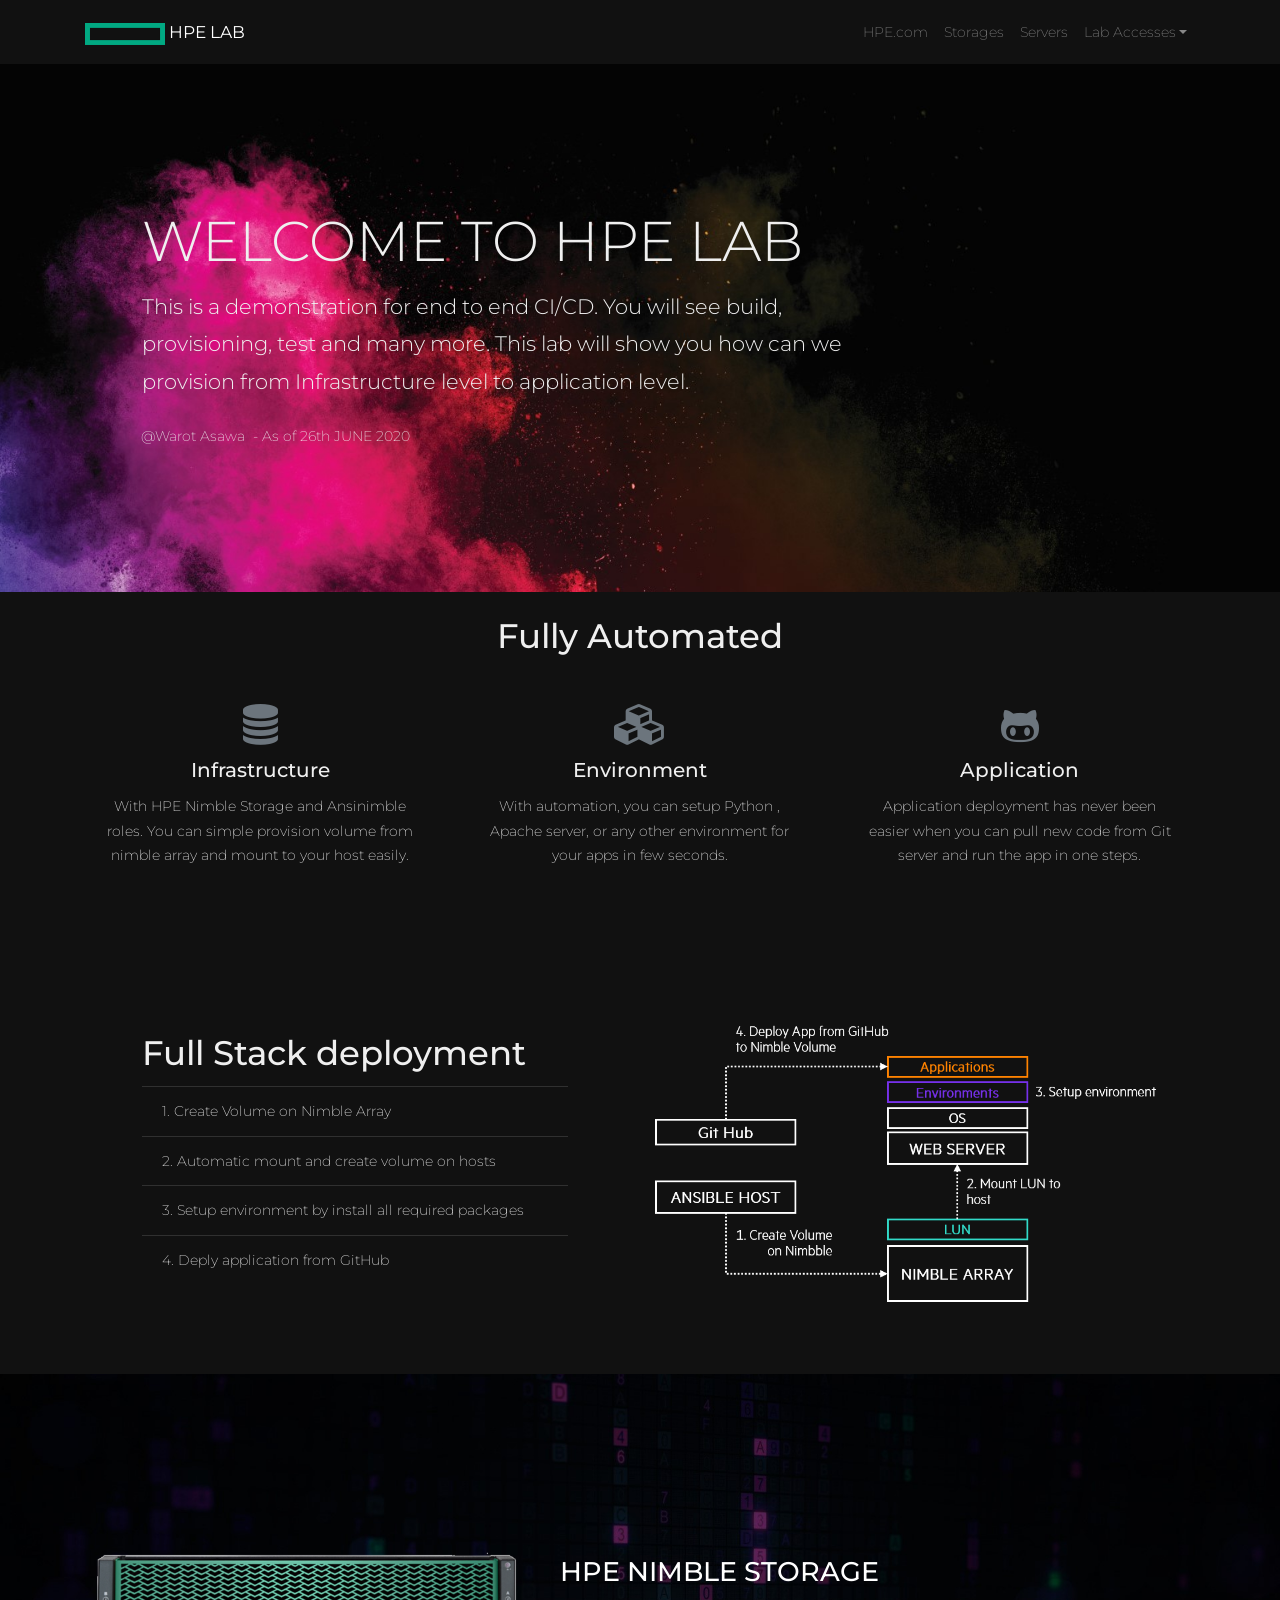
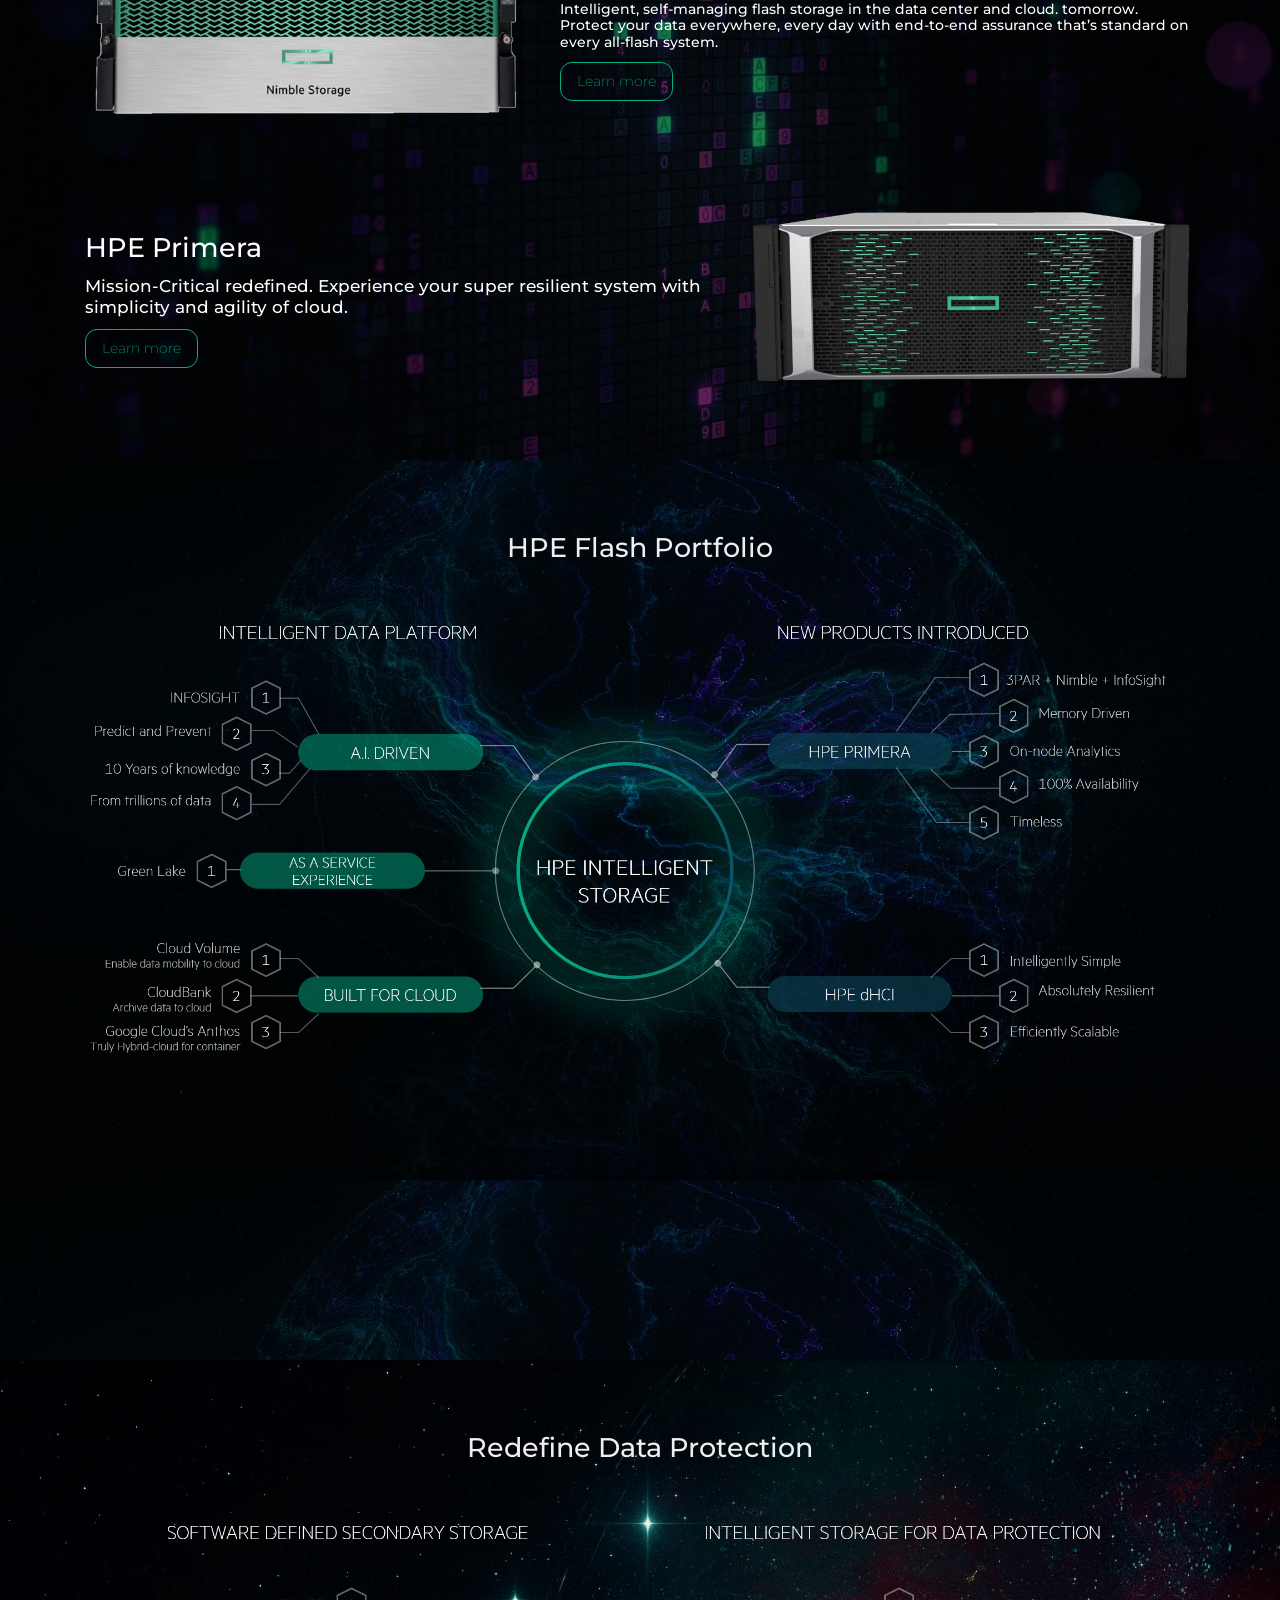
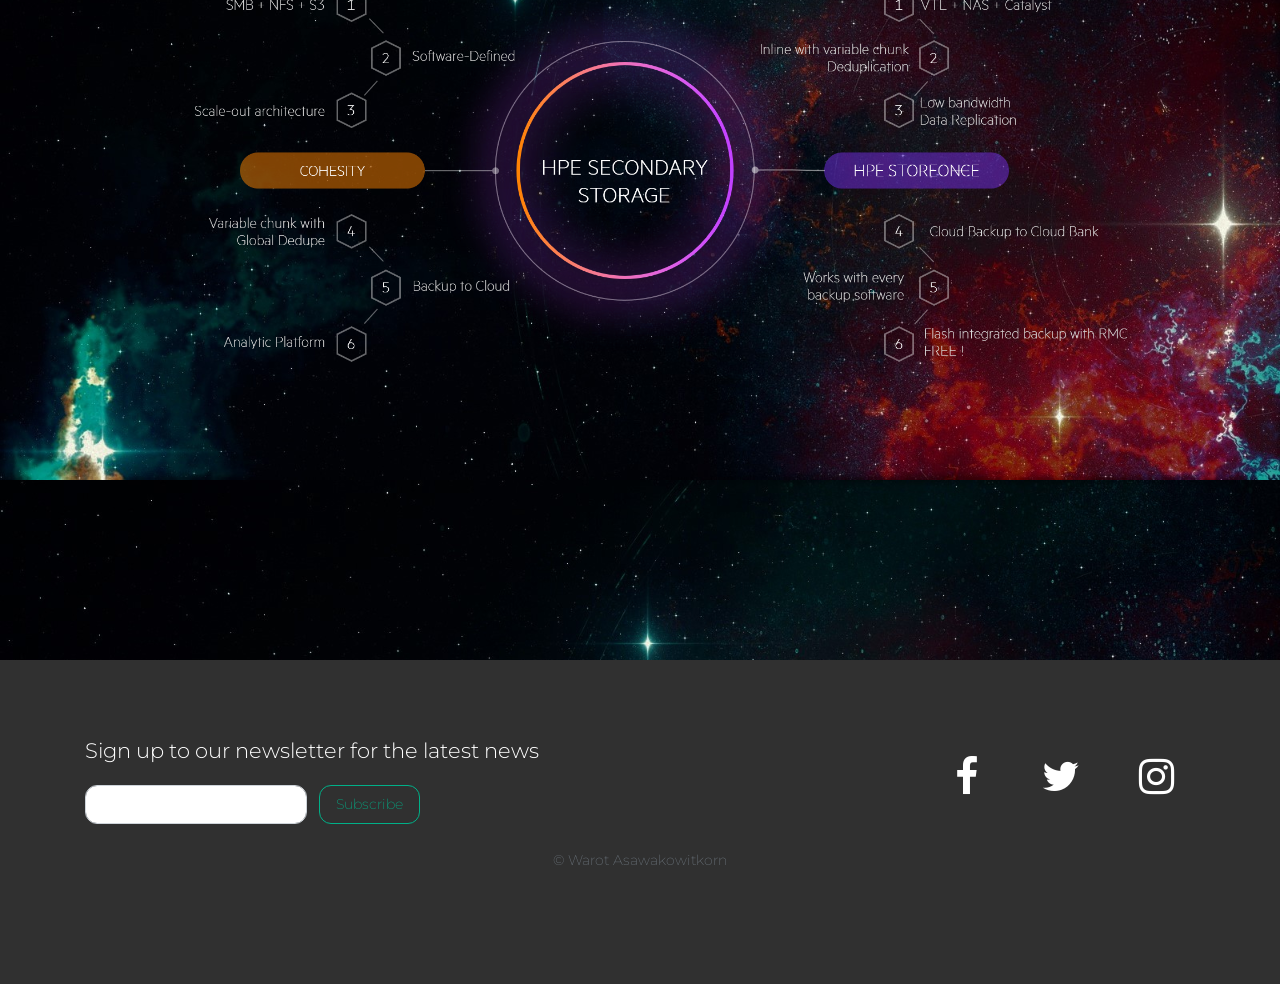
<file: index.html>
<!DOCTYPE html>
<html>

<head>
  <meta charset="utf-8">
  <meta name="viewport" content="width=device-width, initial-scale=1">
  <!-- PAGE settings -->
  <link rel="icon" href="https://templates.pingendo.com/assets/Pingendo_favicon.ico">
  <title>HPE LAB Web App</title>
  <meta name="description" content="For automation Test only.">
  <meta name="keywords" content="HPE Automation">
  <!-- CSS dependencies -->
  <link rel="stylesheet" href="https://cdnjs.cloudflare.com/ajax/libs/font-awesome/4.7.0/css/font-awesome.min.css" type="text/css">
  <link rel="stylesheet" href="neon.css">
  <!-- Script: Make my navbar transparent when the document is scrolled to top -->
  <script src="js/navbar-ontop.js"></script>
  <!-- Script: Animated entrance -->
  <script src="js/animate-in.js"></script>
</head>

<body>
  <!-- Navbar -->
  <nav class="navbar navbar-expand-md navbar-dark bg-dark">
    <div class="container"> <a class="navbar-brand" href="#"><img src="img/logo.png" width="80" height="22" class="d-inline-block align-center" alt="">
        <i class="fa d-inline"></i>
        <b> HPE LAB</b>
      </a> <button class="navbar-toggler navbar-toggler-right border-0" type="button" data-toggle="collapse" data-target="#navbar10">
        <span class="navbar-toggler-icon"></span>
      </button>
      <div class="collapse navbar-collapse" id="navbar10">
        <ul class="navbar-nav ml-auto">
          <li class="nav-item"> <a class="nav-link" href="https://hpe.com">HPE.com</a> </li>
          <li class="nav-item"> <a class="nav-link" href="https://www.hpe.com/us/en/storage.html">Storages</a> </li>
          <li class="nav-item"> <a class="nav-link" href="https://www.hpe.com/us/en/servers.html">Servers</a> </li>
          <li class="nav-item dropdown"> <a class="nav-link dropdown-toggle" id="navbarDropdownMenuLink" data-toggle="dropdown" aria-haspopup="true" aria-expanded="false">Lab Accesses</a>
            <div class="dropdown-menu" aria-labelledby="navbarDropdownMenuLink"> <a class="dropdown-item" href="https://172.30.5.51">Simplivity Lab</a><a class="dropdown-item" href="https://172.30.4.20">Nimble Array</a><a class="dropdown-item" href="https://172.30.12.22">Nimble dHCI Lab</a><a class="dropdown-item" href="https://172.30.4.26">RMC Lab</a><a class="dropdown-item" href="https://172.30.4.1">StoreOnce VSA</a></div>
          </li>
        </ul>
      </div>
    </div>
  </nav>
  <!-- Cover -->
  <div class="py-5 text-center text-md-left" style="	background-image: url(img/bg.jpg);	background-position: right bottom;	background-size: cover;	background-repeat: repeat;	background-attachment: fixed;">
    <div class="container">
      <div class="row">
        <div class="p-5 mx-auto mx-md-0 ml-md-auto col-7 col-md-9">
          <h3 class="display-4">WELCOME TO HPE LAB </h3>
          <p class="mb-3 lead">This is a demonstration for end to end CI/CD. You will see build, provisioning, test and many more. This lab will show you how can we provision from Infrastructure level to application level. </p>
          <form class="form-inline d-flex justify-content-end">
          </form>
          <div class="input-group-append">@Warot Asawa&nbsp; - As of 26th JUNE 2020</div>
        </div>
        <div class="col-md-3 col-5"></div>
      </div>
      <div class="row">
      </div>
    </div>
  </div>
  <div class="py-3 text-center" style="">
    <div class="container">
      <div class="row">
        <div class="col-md-12 text-center">
          <h1>Fully Automated</h1>
        </div>
      </div>
      <div class="row justify-content-center">
        <div class="col-md-4 p-4"> <i class="d-block fa fa-3x mb-2 text-muted fa-database"></i>
          <h4>Infrastructure</h4>
          <p>With HPE Nimble Storage and Ansinimble roles. You can simple provision volume from nimble array and mount to your host easily. </p>
        </div>
        <div class="col-md-4 col-6 p-4"> <i class="d-block fa fa-3x mb-2 text-muted fa-cubes"></i>
          <h4 style="">Environment</h4>
          <p>With automation, you can setup Python , Apache server, or any other environment for your apps in few seconds. </p>
        </div>
        <div class="col-md-4 col-6 p-4"> <i class="d-block fa fa-3x mb-2 text-muted fa-github-alt"></i>
          <h4>Application</h4>
          <p>Application deployment has never been easier when you can pull new code from Git server and run the app in one steps. </p>
        </div>
      </div>
    </div>
  </div>
  <div class="py-5">
    <div class="container">
      <div class="row">
        <div class="px-lg-5 d-flex flex-column justify-content-center col-lg-6">
          <h1>Full Stack deployment</h1>
          <ul class="list-group list-group-flush">
            <li class="list-group-item">1. Create Volume on Nimble Array</li>
            <li class="list-group-item">2. Automatic mount and create volume on hosts</li>
            <li class="list-group-item"> 3. Setup environment by install all required packages</li>
            <li class="list-group-item"> 4. Deply application from GitHub</li>
          </ul>
        </div>
        <div class="col-lg-6"> <img class="img-fluid d-block" src="img/Diagram.png"> </div>
      </div>
    </div>
  </div>
  <!-- Article style section -->
  <div class="py-5 bg-dark" style="	background-image: url(img/bgdark.jpg);	background-position: top left;	background-size: 100%;	background-repeat: repeat;">
    <div class="container">
      <div class="row py-5">
        <div class="col-md-5 order-2 order-md-1 animate-in-left">
          <img class="img-fluid d-block my-3 mx-auto" src="img/nimble.png" width="auto
auto"> </div>
        <div class="col-md-7 align-self-center order-1 order-md-2 my-3 text-md-left text-center">
          <h2>HPE NIMBLE STORAGE </h2>
          <h6>Intelligent, self-managing flash storage in the data center and cloud. tomorrow. Protect your data everywhere, every day with end-to-end assurance that’s standard on every all-flash system. </h6>
          <a class="btn btn-outline-primary" href="https://www.hpe.com/us/en/storage/nimble.html">Learn more</a>
        </div>
      </div>
      <div class="row text-center">
        <div class="align-self-center col-lg-7 text-md-left text-center">
          <h2>HPE Primera</h2>
          <h5 contenteditable="true">Mission-Critical redefined. Experience your super resilient system with simplicity and agility of cloud.</h5><a class="btn btn-outline-primary" href="https://www.hpe.com/us/en/storage/hpe-primera.html">Learn more</a>
        </div>
        <div class="align-self-center animate-in-right col-lg-5">
          <img class="img-fluid d-block mx-auto m-0" src="img/primera-s.png" style=""> </div>
      </div>
    </div>
  </div>
  <!-- Features -->
  <div class="py-5 h-100" id="features" style="	background-image: url(img/bg2dark.jpg);	background-position: top left;	background-size: 100%;	background-repeat: repeat;">
    <div class="container h-100">
      <div class="row">
        <div class="col-12 text-center">
          <h2 class="pb-4">HPE Flash Portfolio</h2>
        </div>
      </div>
      <div class="row w-100 h-75" style="	background-image: url(img/primary.png);	background-position: inline;	background-size: 100%;	background-repeat: no-repeat;"></div>
    </div>
  </div>
  <div class="py-5 h-100" id="features" style="	background-image: url(img/bg3dark.jpg);	background-position: top left;	background-size: 100%;	background-repeat: repeat;">
    <div class="container h-100">
      <div class="row">
        <div class="col-12 text-center">
          <h2 class="pb-4">Redefine Data Protection</h2>
        </div>
      </div>
      <div class="row w-100 h-75" style="	background-image: url(img/secondary.png);	background-position: inline;	background-size: 100%;	background-repeat: no-repeat;"></div>
    </div>
  </div>
  <!-- Features -->
  <!-- Carousel reviews -->
  <!-- Call to action -->
  <!-- Footer -->
  <div class="py-5 bg-dark">
    <div class="container">
      <div class="row">
        <div class="col-md-9">
          <p class="lead">Sign up to our newsletter for the latest news</p>
          <form class="form-inline">
            <div class="form-group">
              <input type="email" class="form-control" placeholder="Your e-mail here"> </div>
            <button type="submit" class="btn ml-2 btn-outline-primary">Subscribe</button>
          </form>
        </div>
        <div class="col-4 col-md-1 align-self-center my-3">
          <a href="https://www.facebook.com" target="blank"><i class="fa fa-fw fa-facebook fa-3x text-white"></i></a>
        </div>
        <div class="col-4 col-md-1 align-self-center my-3">
          <a href="https://twitter.com" target="blank"><i class="fa fa-fw fa-twitter fa-3x text-white"></i></a>
        </div>
        <div class="col-4 col-md-1 align-self-center my-3">
          <a href="https://www.instagram.com" target="blank"><i class="fa fa-fw fa-instagram fa-3x text-white"></i></a>
        </div>
      </div>
      <div class="row">
        <div class="col-12 my-3 text-center">
          <p class="text-muted" contenteditable="true">© Warot Asawakowitkorn</p>
        </div>
      </div>
    </div>
  </div>
  <!-- JavaScript dependencies -->
  <script src="https://code.jquery.com/jquery-3.3.1.min.js"></script>
  <script src="https://cdnjs.cloudflare.com/ajax/libs/popper.js/1.14.3/umd/popper.min.js" integrity="sha384-ZMP7rVo3mIykV+2+9J3UJ46jBk0WLaUAdn689aCwoqbBJiSnjAK/l8WvCWPIPm49" crossorigin="anonymous"></script>
  <script src="https://stackpath.bootstrapcdn.com/bootstrap/4.1.3/js/bootstrap.min.js" integrity="sha384-ChfqqxuZUCnJSK3+MXmPNIyE6ZbWh2IMqE241rYiqJxyMiZ6OW/JmZQ5stwEULTy" crossorigin="anonymous"></script>
  <!-- Script: Smooth scrolling between anchors in the same page -->
  <script src="js/smooth-scroll.js" style=""></script>
</body>

</html>
</file>
